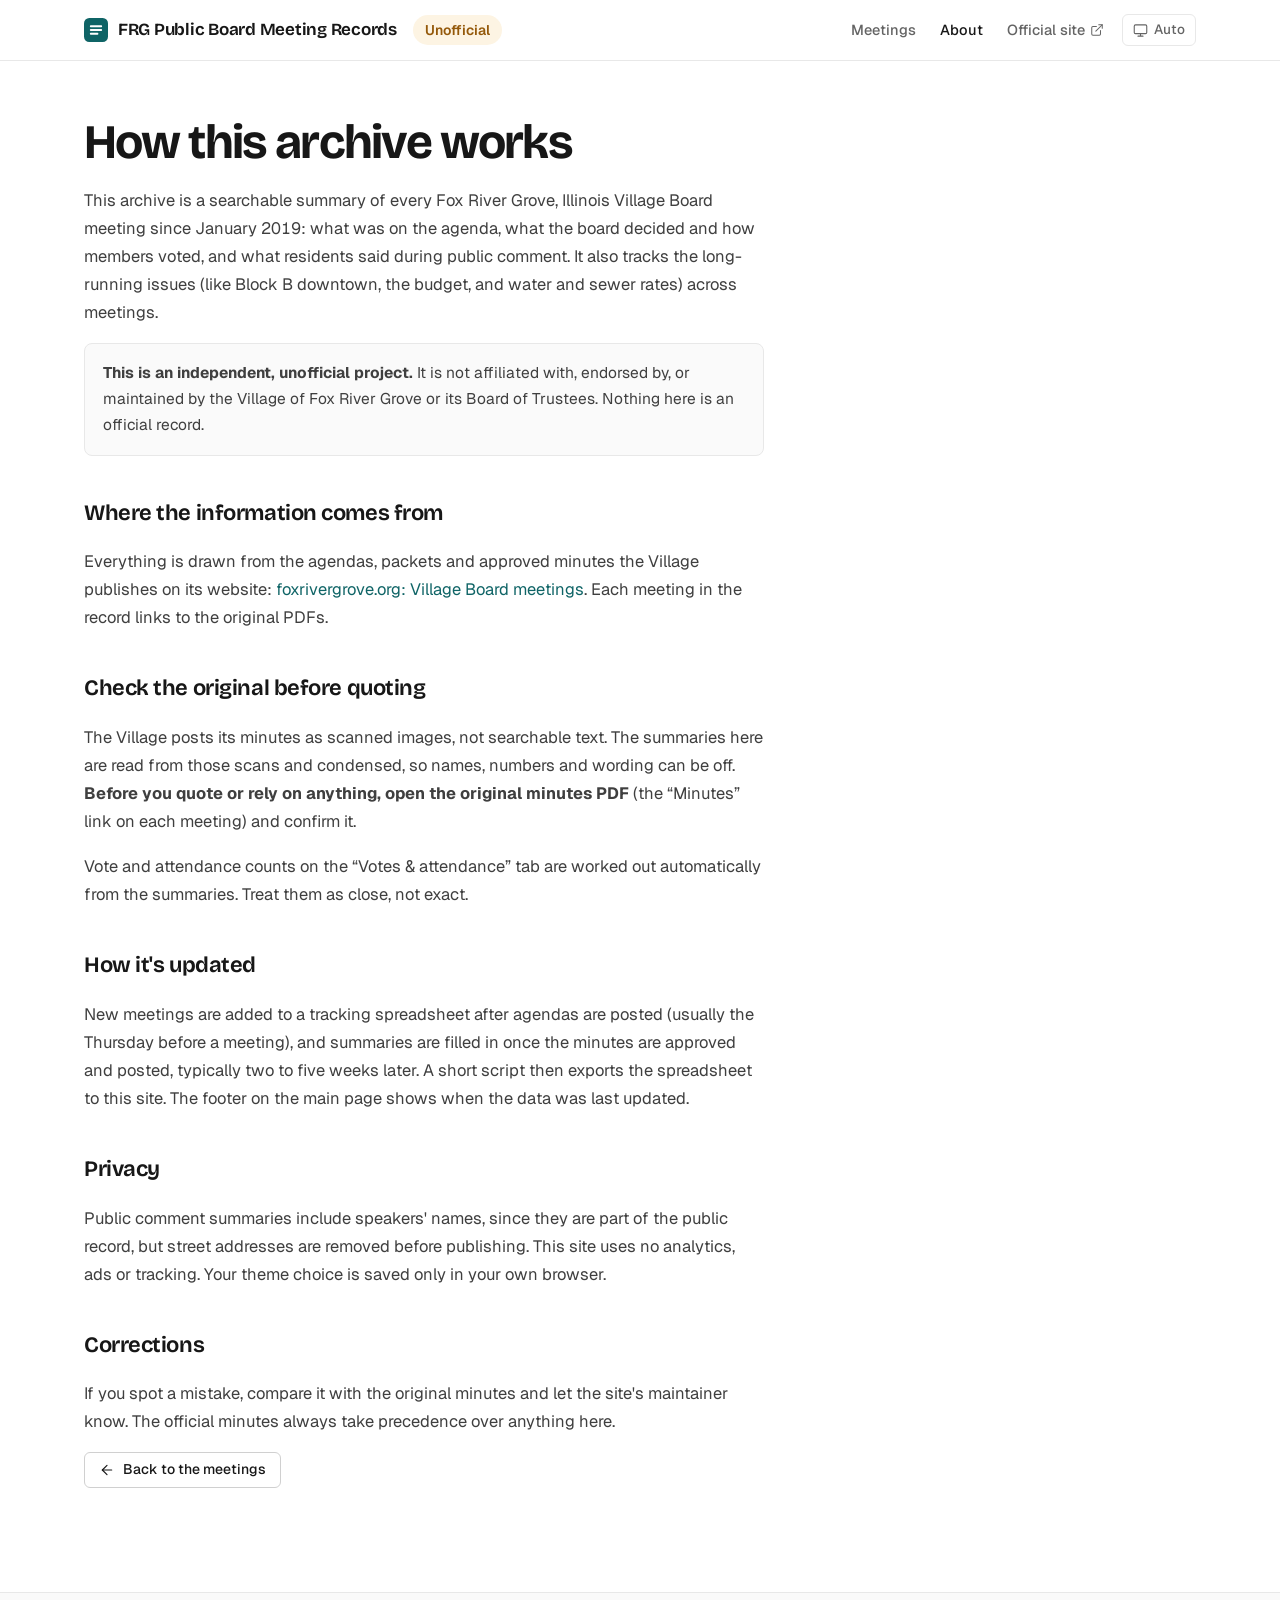
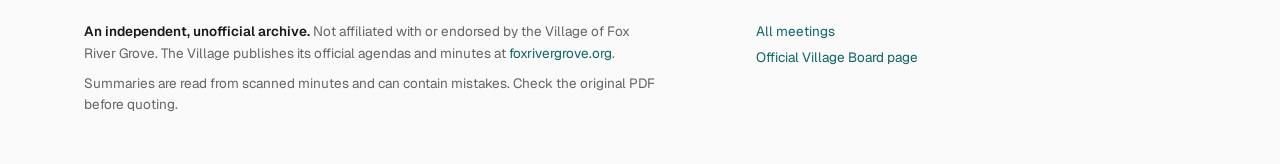
<file: about.html>
<!doctype html>
<html lang="en">
<head>
<meta charset="utf-8">
<meta name="viewport" content="width=device-width, initial-scale=1">
<title>About this archive | FRG Public Board Meeting Records (unofficial)</title>
<meta name="description" content="Where this unofficial Fox River Grove Village Board archive gets its information, how it is updated, and why to check the original minutes before quoting.">
<meta property="og:type" content="website">
<meta property="og:url" content="https://www.frgboardrecord.com/about.html">
<link rel="canonical" href="https://www.frgboardrecord.com/about.html">
<meta property="og:site_name" content="FRG Public Board Meeting Records (unofficial)">
<meta property="og:title" content="About this archive | FRG Public Board Meeting Records (unofficial)">
<meta property="og:description" content="Where this unofficial Fox River Grove Village Board archive gets its information, how it is updated, and why to check the original minutes before quoting.">
<meta name="twitter:card" content="summary">
<meta name="theme-color" content="#ffffff" media="(prefers-color-scheme: light)">
<meta name="theme-color" content="#131415" media="(prefers-color-scheme: dark)">
<link rel="icon" href="assets/favicon.svg" type="image/svg+xml">
<link rel="preconnect" href="https://fonts.googleapis.com">
<link rel="preconnect" href="https://fonts.gstatic.com" crossorigin>
<link rel="stylesheet" href="https://fonts.googleapis.com/css2?family=Bricolage+Grotesque:opsz,wght@12..96,600..700&family=Geist:wght@400;500;600&display=swap">
<link rel="stylesheet" href="assets/styles.css">
<script src="assets/theme.js"></script>
</head>
<body>
<svg width="0" height="0" style="position:absolute" aria-hidden="true" focusable="false">
  <!-- Icon paths from Lucide (lucide.dev), ISC license. -->
  <symbol id="i-search" viewBox="0 0 24 24"><circle cx="11" cy="11" r="8"/><path d="m21 21-4.34-4.34"/></symbol>
  <symbol id="i-file" viewBox="0 0 24 24"><path d="M15 2H6a2 2 0 0 0-2 2v16a2 2 0 0 0 2 2h12a2 2 0 0 0 2-2V7Z"/><path d="M14 2v4a2 2 0 0 0 2 2h4"/><path d="M10 9H8"/><path d="M16 13H8"/><path d="M16 17H8"/></symbol>
  <symbol id="i-external" viewBox="0 0 24 24"><path d="M15 3h6v6"/><path d="M10 14 21 3"/><path d="M18 13v6a2 2 0 0 1-2 2H5a2 2 0 0 1-2-2V8a2 2 0 0 1 2-2h6"/></symbol>
  <symbol id="i-x" viewBox="0 0 24 24"><path d="M18 6 6 18"/><path d="m6 6 12 12"/></symbol>
  <symbol id="i-chevron" viewBox="0 0 24 24"><path d="m9 18 6-6-6-6"/></symbol>
  <symbol id="i-sliders" viewBox="0 0 24 24"><path d="M21 4h-7M10 4H3M21 12h-9M8 12H3M21 20h-5M12 20H3M14 2v4M8 10v4M16 18v4"/></symbol>
  <symbol id="i-retry" viewBox="0 0 24 24"><path d="M3 12a9 9 0 1 0 9-9 9.75 9.75 0 0 0-6.74 2.74L3 8"/><path d="M3 3v5h5"/></symbol>
  <symbol id="i-back" viewBox="0 0 24 24"><path d="m12 19-7-7 7-7"/><path d="M19 12H5"/></symbol>
</svg>
<a class="skip" href="#main">Skip to content</a>
<header class="nav">
  <div class="nav-in">
    <a class="brand" href="./"><svg class="brand-mark" viewBox="0 0 32 32" aria-hidden="true"><rect width="32" height="32" rx="7" fill="#0f6466"/><path d="M9 11h14M9 16h14M9 21h9" stroke="#fff" stroke-width="2.4" stroke-linecap="round"/></svg><span class="brand-name">FRG Public Board Meeting Records</span></a>
    <span class="unofficial" title="Independent archive, not a Village of Fox River Grove website">Unofficial</span>
    <nav class="topnav" aria-label="Site">
      <a href="./">Meetings</a>
      <a href="about.html" aria-current="page">About</a>
      <a class="ext" href="https://www.foxrivergrove.org/government/public_meetings/village_board.php" rel="noopener" aria-label="Official Village site (opens foxrivergrove.org)"><span>Official site</span><svg class="icon" aria-hidden="true"><use href="#i-external"/></svg></a>
      <button class="themebtn" id="themebtn" type="button">Theme</button>
    </nav>
  </div>
</header>
<div class="wrap">
  <main id="main" class="prose" tabindex="-1">
    <h1>How this archive works</h1>
    <p>This archive is a searchable summary of every Fox River Grove, Illinois Village Board meeting since January 2019: what was on the agenda, what the board decided and how members voted, and what residents said during public comment. It also tracks the long-running issues (like Block B downtown, the budget, and water and sewer rates) across meetings.</p>

    <p class="callout"><strong>This is an independent, unofficial project.</strong> It is not affiliated with, endorsed by, or maintained by the Village of Fox River Grove or its Board of Trustees. Nothing here is an official record.</p>

    <h2>Where the information comes from</h2>
    <p>Everything is drawn from the agendas, packets and approved minutes the Village publishes on its website:
      <a href="https://www.foxrivergrove.org/government/public_meetings/village_board.php" rel="noopener">foxrivergrove.org: Village Board meetings</a>.
      Each meeting in the record links to the original PDFs.</p>

    <h2>Check the original before quoting</h2>
    <p>The Village posts its minutes as scanned images, not searchable text. The summaries here are read from those scans and condensed, so names, numbers and wording can be off. <strong>Before you quote or rely on anything, open the original minutes PDF</strong> (the &ldquo;Minutes&rdquo; link on each meeting) and confirm it.</p>
    <p>Vote and attendance counts on the &ldquo;Votes &amp; attendance&rdquo; tab are worked out automatically from the summaries. Treat them as close, not exact.</p>

    <h2>How it's updated</h2>
    <p>New meetings are added to a tracking spreadsheet after agendas are posted (usually the Thursday before a meeting), and summaries are filled in once the minutes are approved and posted, typically two to five weeks later. A short script then exports the spreadsheet to this site. The footer on the main page shows when the data was last updated.</p>

    <h2>Privacy</h2>
    <p>Public comment summaries include speakers' names, since they are part of the public record, but street addresses are removed before publishing. This site uses no analytics, ads or tracking. Your theme choice is saved only in your own browser.</p>

    <h2>Corrections</h2>
    <p>If you spot a mistake, compare it with the original minutes and let the site's maintainer know. The official minutes always take precedence over anything here.</p>

    <p><a class="btn btn-ghost" href="./"><svg class="icon" aria-hidden="true"><use href="#i-back"/></svg>Back to the meetings</a></p>
  </main>
</div>
<footer class="sitefoot">
  <div class="foot-in">
    <div>
      <p><strong>An independent, unofficial archive.</strong> Not affiliated with or endorsed by the Village of Fox River Grove. The Village publishes its official agendas and minutes at <a href="https://www.foxrivergrove.org/government/public_meetings/village_board.php" rel="noopener">foxrivergrove.org</a>.</p>
      <p>Summaries are read from scanned minutes and can contain mistakes. Check the original PDF before quoting.</p>
    </div>
    <div class="foot-meta"><a href="./">All meetings</a><a href="https://www.foxrivergrove.org/government/public_meetings/village_board.php" rel="noopener">Official Village Board page</a></div>
  </div>
</footer>
</body>
</html>
</file>
<file: assets/styles.css>
/* FRG Public Board Meeting Records.
   Restrained product look: white page, neutral grays, one primary (river teal) for links and selection,
   one accent (fox orange) reserved for split and "no" votes. Bricolage Grotesque for headings and figures,
   Geist for text and controls. Thin borders instead of shadows; motion only on hover/focus (150-200ms). */

:root{
  --bg:#ffffff; --bg-subtle:#fafafa; --surface:#ffffff; --hover:#f5f5f5;
  --border:#e8e8e8; --border-strong:#d0d0d0;
  --ink:#171717; --ink-2:#3f3f3f; --muted:#646464; --faint:#8f8f8f;
  --primary:#0f6466; --primary-hover:#0b4f51; --primary-soft:#e7f2f1; --on-primary:#ffffff;
  --accent:#c2410c; --accent-soft:#fdf0e8;
  --warn:#94590a; --warn-soft:#fdf4e3;
  --mark:#fdeeb0;
  /* topic map: darkest square mixes this much primary into the page (capped so its numbers stay readable) */
  --heat-lo:9%; --heat-range:46%;
  --f-display:"Bricolage Grotesque",ui-sans-serif,system-ui,sans-serif;
  --f-body:"Geist",ui-sans-serif,system-ui,-apple-system,"Segoe UI",sans-serif;
  --r:8px; --r-sm:6px;
  --ease:cubic-bezier(.2,0,0,1); --t:.16s;
}
@media (prefers-color-scheme:dark){:root:not([data-theme="light"]){
  --bg:#131415; --bg-subtle:#17181a; --surface:#1a1b1d; --hover:#222326;
  --border:#2a2b2f; --border-strong:#3b3d42;
  --ink:#ededed; --ink-2:#d0d0d0; --muted:#a3a3a3; --faint:#777;
  --primary:#5fc1ba; --primary-hover:#84d4ce; --primary-soft:#15302f; --on-primary:#0c1a19;
  --accent:#fb8c4b; --accent-soft:#352015;
  --warn:#f2b354; --warn-soft:#33270f; --mark:#4d3d0c;
  --heat-lo:9%; --heat-range:40%; color-scheme:dark}}
:root[data-theme="dark"]{
  --bg:#131415; --bg-subtle:#17181a; --surface:#1a1b1d; --hover:#222326;
  --border:#2a2b2f; --border-strong:#3b3d42;
  --ink:#ededed; --ink-2:#d0d0d0; --muted:#a3a3a3; --faint:#777;
  --primary:#5fc1ba; --primary-hover:#84d4ce; --primary-soft:#15302f; --on-primary:#0c1a19;
  --accent:#fb8c4b; --accent-soft:#352015;
  --warn:#f2b354; --warn-soft:#33270f; --mark:#4d3d0c;
  --heat-lo:9%; --heat-range:40%; color-scheme:dark}

/* --- base --- */
*,*::before,*::after{box-sizing:border-box}
html{-webkit-text-size-adjust:100%;scroll-padding-top:72px}
body{margin:0;background:var(--bg);color:var(--ink);font-family:var(--f-body);font-size:16px;line-height:1.6;-webkit-font-smoothing:antialiased;font-variant-numeric:tabular-nums}
a{color:var(--primary);text-decoration:none;transition:color var(--t) var(--ease)}
a:hover{color:var(--primary-hover);text-decoration:underline;text-underline-offset:3px}
button,input,select{font:inherit;color:inherit}
h1,h2,h3{font-family:var(--f-display);color:var(--ink);font-weight:650;letter-spacing:-.02em}
:focus-visible{outline:2px solid var(--primary);outline-offset:2px;border-radius:4px}
main:focus,main:focus-visible{outline:none}
mark{background:var(--mark);color:inherit;border-radius:3px;padding:0 2px}
code{font-size:.92em;background:var(--hover);padding:1px 5px;border-radius:4px}
.icon{width:16px;height:16px;flex:none;stroke:currentColor;fill:none;stroke-width:1.75;stroke-linecap:round;stroke-linejoin:round;vertical-align:-3px}
.sr-only{position:absolute!important;width:1px;height:1px;padding:0;margin:-1px;overflow:hidden;clip:rect(0,0,0,0);white-space:nowrap;border:0}
.skip{position:absolute;left:12px;top:-60px;z-index:50;background:var(--ink);color:var(--bg);padding:8px 14px;border-radius:var(--r-sm);font-weight:500}
.skip:focus{top:10px;color:var(--bg)}
.wrap{max-width:1160px;margin:0 auto;padding-left:24px;padding-right:24px}

/* --- top bar --- */
.nav{position:sticky;top:0;z-index:20;background:var(--bg);border-bottom:1px solid var(--border)}
.nav-in{max-width:1160px;margin:0 auto;padding:0 24px;height:60px;display:flex;align-items:center;gap:16px}
.brand{display:flex;align-items:center;gap:10px;color:var(--ink);font-family:var(--f-display);font-weight:650;font-size:17px;letter-spacing:-.015em;white-space:nowrap}
.brand:hover{color:var(--ink);text-decoration:none}
.brand-mark{width:24px;height:24px;flex:none}
.unofficial{font-size:14px;font-weight:600;color:var(--warn);background:var(--warn-soft);border-radius:999px;padding:4px 12px;white-space:nowrap}
.topnav{margin-left:auto;display:flex;align-items:center;gap:4px}
.topnav a{color:var(--muted);font-size:14.5px;font-weight:500;padding:6px 10px;border-radius:var(--r-sm);display:inline-flex;align-items:center;gap:5px;transition:color var(--t) var(--ease),background-color var(--t) var(--ease)}
.topnav a:hover{color:var(--ink);background:var(--hover);text-decoration:none}
.topnav a[aria-current="page"]{color:var(--ink)}
.topnav .icon{width:14px;height:14px}
.themebtn{display:inline-flex;align-items:center;gap:6px;height:32px;padding:0 10px;margin-left:4px;border:1px solid var(--border);border-radius:var(--r-sm);background:var(--surface);color:var(--muted);font-size:13.5px;font-weight:500;cursor:pointer;transition:color var(--t) var(--ease),border-color var(--t) var(--ease)}
.themebtn:hover{color:var(--ink);border-color:var(--border-strong)}
.themebtn svg{width:15px;height:15px;stroke:currentColor;fill:none;stroke-width:1.75;stroke-linecap:round;stroke-linejoin:round}

/* --- intro --- */
.intro{padding:56px 0 8px;max-width:820px}
.intro h1{font-size:clamp(34px,5.2vw,52px);line-height:1.04;letter-spacing:-.035em;margin:0;text-wrap:balance;font-weight:700}
.lede{font-size:18.5px;line-height:1.55;color:var(--muted);margin:18px 0 0;max-width:62ch;text-wrap:pretty}
.stats{display:flex;flex-wrap:wrap;margin:32px 0 0;border-top:1px solid var(--border);border-bottom:1px solid var(--border)}
.stat{display:flex;flex-direction:column;padding:16px 28px 14px 0;margin-right:28px;border-right:1px solid var(--border);min-width:0}
.stat:last-child{border-right:0;margin-right:0}
.stat b{font-family:var(--f-display);font-weight:600;font-size:28px;line-height:1.1;letter-spacing:-.03em}
.stat small{font-size:13.5px;color:var(--muted);margin-top:2px}

/* --- layout --- */
.layout{display:grid;grid-template-columns:248px minmax(0,1fr);gap:48px;margin-top:40px;align-items:start}
aside.rail{position:sticky;top:84px;max-height:calc(100vh - 100px);overflow:auto;display:flex;flex-direction:column;gap:26px;padding:2px 4px 24px 2px;scrollbar-width:thin}
.rail h3{font-family:var(--f-body);font-size:13px;font-weight:600;letter-spacing:0;color:var(--ink);margin:0 0 10px}
.search{position:relative}
.search input{width:100%;height:40px;padding:0 12px 0 36px;border:1px solid var(--border-strong);border-radius:var(--r-sm);background:var(--surface);font-size:15px;transition:border-color var(--t) var(--ease),box-shadow var(--t) var(--ease)}
.search input::placeholder{color:var(--muted);opacity:1}
.search input:hover{border-color:var(--faint)}
.search input:focus{outline:none;border-color:var(--primary);box-shadow:0 0 0 3px var(--primary-soft)}
.search .icon{position:absolute;left:12px;top:50%;transform:translateY(-50%);color:var(--faint)}
.chips{display:flex;flex-wrap:wrap;gap:6px}
.chip{display:inline-flex;align-items:center;gap:6px;height:30px;padding:0 10px;border:1px solid var(--border);border-radius:var(--r-sm);background:var(--surface);color:var(--ink-2);font-size:13.5px;font-weight:500;cursor:pointer;transition:border-color var(--t) var(--ease),background-color var(--t) var(--ease),color var(--t) var(--ease)}
.chip:hover{border-color:var(--border-strong);color:var(--ink)}
.chip[aria-pressed="true"]{background:var(--ink);border-color:var(--ink);color:var(--bg)}
.chip .n{color:var(--muted);font-size:12.5px;font-weight:400}
.chip[aria-pressed="true"] .n{color:inherit;opacity:.7}
.chip .icon{width:13px;height:13px}
.toggle{display:flex;align-items:center;gap:10px;font-size:14.5px;color:var(--ink-2);cursor:pointer;padding:3px 0}
.toggle input{appearance:none;-webkit-appearance:none;width:16px;height:16px;margin:0;flex:none;border:1px solid var(--border-strong);border-radius:4px;background:var(--surface);display:grid;place-items:center;cursor:pointer;transition:background-color var(--t) var(--ease),border-color var(--t) var(--ease)}
.toggle input:hover{border-color:var(--faint)}
.toggle input:checked{background:var(--primary);border-color:var(--primary)}
.toggle input:checked::after{content:"";width:8px;height:4px;border:2px solid var(--on-primary);border-top:0;border-right:0;transform:translateY(-1px) rotate(-45deg)}
.linkbtn{background:none;border:0;padding:0;color:var(--primary);cursor:pointer;font-size:14px;font-weight:500;transition:color var(--t) var(--ease)}
.linkbtn:hover{color:var(--primary-hover);text-decoration:underline;text-underline-offset:3px}
.railtoggle{display:none}

/* --- tabs + result bar --- */
.tabs{display:flex;gap:24px;border-bottom:1px solid var(--border);margin-bottom:20px;overflow-x:auto;overflow-y:hidden;scrollbar-width:none}
.tab{position:relative;background:none;border:0;padding:10px 0 12px;cursor:pointer;font-size:15px;font-weight:500;color:var(--muted);white-space:nowrap;transition:color var(--t) var(--ease)}
.tab::after{content:"";position:absolute;left:0;right:0;bottom:0;height:2px;background:var(--ink);transform:scaleX(0);transition:transform .2s var(--ease)}
.tab:hover{color:var(--ink)}
.tab[aria-selected="true"]{color:var(--ink)}
.tab[aria-selected="true"]::after{transform:scaleX(1)}
.resultbar{display:flex;flex-wrap:wrap;align-items:center;justify-content:space-between;gap:10px 16px;margin-bottom:8px;font-size:14px;color:var(--muted)}
.resultbar label{display:inline-flex;align-items:center;gap:8px}
.resultbar select{height:32px;border:1px solid var(--border);border-radius:var(--r-sm);background:var(--surface);padding:0 8px;font-size:13.5px;color:var(--ink);cursor:pointer}
.active-filters{display:flex;flex-wrap:wrap;gap:6px 8px;align-items:center}
.active-filters .chip{height:26px;padding:0 6px 0 9px;font-size:13px;background:var(--bg-subtle)}
.active-filters .chip:hover{border-color:var(--border-strong);background:var(--hover)}

/* --- status, empty, error --- */
.status{display:flex;align-items:center;gap:10px;padding:8px 0 0;color:var(--muted);font-size:15px}
.spinner{width:16px;height:16px;border:2px solid var(--border);border-top-color:var(--ink);border-radius:50%}
@media (prefers-reduced-motion:no-preference){.spinner{animation:spin .7s linear infinite}}
@keyframes spin{to{transform:rotate(360deg)}}
.skeleton{display:flex;flex-direction:column;gap:10px;margin-top:20px}
.skeleton div{height:132px;border:1px solid var(--border);border-radius:var(--r);background:var(--bg-subtle)}
.status.error{display:block;padding:20px 22px;border:1px solid var(--border);border-radius:var(--r);background:var(--surface);color:var(--ink);max-width:620px}
.status.error h2{font-size:20px;margin:0 0 6px}
.status.error p{margin:0 0 14px;color:var(--muted)}
.btn{display:inline-flex;align-items:center;gap:8px;height:36px;padding:0 14px;border:1px solid var(--ink);border-radius:var(--r-sm);background:var(--ink);color:var(--bg);font-size:14px;font-weight:500;cursor:pointer;transition:opacity var(--t) var(--ease)}
.btn:hover{opacity:.86;color:var(--bg);text-decoration:none}
.btn-ghost{background:var(--surface);color:var(--ink);border-color:var(--border-strong)}
.btn-ghost:hover{color:var(--ink);opacity:1;border-color:var(--faint)}
.empty{padding:40px 24px;text-align:center;color:var(--muted);border:1px dashed var(--border-strong);border-radius:var(--r);font-size:15px}
.empty .linkbtn{font-size:15px}

/* --- meetings --- */
.yearhead{font-family:var(--f-display);font-weight:650;font-size:22px;letter-spacing:-.02em;margin:36px 0 12px;display:flex;align-items:baseline;gap:10px}
.resultbar + .yearhead{margin-top:16px}
.yearhead small{font-family:var(--f-body);font-size:13.5px;font-weight:400;color:var(--muted);letter-spacing:0}
.list{display:flex;flex-direction:column;gap:10px}
.mtg{display:grid;grid-template-columns:64px minmax(0,1fr);gap:20px;padding:18px 20px;background:var(--surface);border:1px solid var(--border);border-radius:var(--r);transition:border-color var(--t) var(--ease)}
.mtg:hover{border-color:var(--border-strong)}
.datebox{text-align:left;line-height:1.1}
.datebox .m{font-size:13px;font-weight:500;color:var(--muted)}
.datebox .d{font-family:var(--f-display);font-weight:600;font-size:30px;letter-spacing:-.03em;line-height:1.05;color:var(--ink)}
.datebox .y{font-size:12.5px;color:var(--muted);margin-top:2px}
.mhead{display:flex;flex-wrap:wrap;gap:6px 8px;align-items:center;margin-bottom:10px}
.pill{display:inline-flex;align-items:center;height:22px;padding:0 8px;border-radius:999px;font-size:12.5px;font-weight:500;background:var(--hover);color:var(--ink-2)}
.pill.special{background:var(--primary-soft);color:var(--primary)}
.pill.split{background:var(--accent-soft);color:var(--accent)}
.pill.pending{background:var(--warn-soft);color:var(--warn)}
.pill.upcoming{background:transparent;border:1px solid var(--primary);color:var(--primary)}
.pill.cancel{background:transparent;border:1px dashed var(--border-strong);color:var(--muted)}
.dissent{font-size:13.5px;font-weight:500;color:var(--accent)}
.dissent.abs{color:var(--muted);font-weight:400}
.sec{margin-top:10px;min-width:0}
.sec h4{margin:0 0 2px;font-size:13px;font-weight:600;color:var(--muted)}
.sec p{margin:0;max-width:74ch;color:var(--ink-2);overflow-wrap:anywhere}
.sec .items{margin:4px 0 0;padding-left:18px;max-width:74ch;color:var(--ink-2);overflow-wrap:anywhere}
.sec .items li{margin:0 0 5px;padding-left:2px}
.sec .items li:last-child{margin-bottom:0}
.sec .items li::marker{color:var(--faint)}
.sec .items strong{font-weight:600;color:var(--ink)}
.sec .items ul{margin:4px 0 0;padding-left:18px;list-style:circle}
.sec .items ul li{margin-bottom:3px}
details.sec summary{display:inline-flex;align-items:center;gap:6px;cursor:pointer;font-size:13px;font-weight:600;color:var(--muted);list-style:none;border-radius:4px;transition:color var(--t) var(--ease)}
details.sec summary:hover{color:var(--ink)}
details.sec summary::-webkit-details-marker{display:none}
details.sec summary .icon{width:14px;height:14px;transition:transform .2s var(--ease)}
details.sec[open] summary .icon{transform:rotate(90deg)}
details.sec[open] summary{margin-bottom:2px}
.mfoot{display:flex;flex-wrap:wrap;justify-content:space-between;align-items:center;gap:10px 16px;margin-top:14px;padding-top:12px;border-top:1px solid var(--border)}
.tags{display:flex;flex-wrap:wrap;gap:4px 12px}
.tag{border:0;background:none;padding:0;color:var(--muted);font-size:13.5px;cursor:pointer;transition:color var(--t) var(--ease)}
.tag::before{content:"#";color:var(--muted);margin-right:1px}
.tag:hover{color:var(--primary)}
.docs{display:flex;flex-wrap:wrap;gap:4px 14px;font-size:13.5px}
.docs a{display:inline-flex;align-items:center;gap:5px;font-weight:500}
.docs .icon{width:14px;height:14px}
.mtg.cancelled{background:transparent;border-style:dashed;padding:12px 20px;align-items:center}
.mtg.cancelled .datebox .d{font-size:20px;color:var(--muted)}
.mtg.cancelled .mhead{margin:0}

/* --- storylines --- */
.note{font-size:14px;color:var(--muted);margin:14px 0 0;max-width:74ch}
.lede-note{font-size:15px;color:var(--muted);margin:0 0 20px;max-width:74ch}
.stories{display:grid;grid-template-columns:repeat(auto-fill,minmax(min(100%,400px),1fr));gap:12px}
.story{background:var(--surface);border:1px solid var(--border);border-radius:var(--r);padding:20px 22px;display:flex;flex-direction:column;gap:12px;min-width:0;transition:border-color var(--t) var(--ease)}
.story:hover{border-color:var(--border-strong)}
.story h3{font-size:20px;line-height:1.2;margin:0;text-wrap:balance}
.story .what{color:var(--muted);margin:0;font-size:14.5px}
.tl{display:flex;flex-direction:column;gap:10px;font-size:14.5px;color:var(--ink-2)}
.tl > div{display:grid;grid-template-columns:44px minmax(0,1fr);gap:10px}
.tl .yr{font-family:var(--f-display);font-weight:600;color:var(--ink);font-size:15px;line-height:1.55}
.tl ul{margin:0;padding-left:14px}
.tl li{margin:1px 0}
.tl li::marker{color:var(--faint)}
.open{background:var(--warn-soft);border-radius:var(--r-sm);padding:10px 12px;font-size:14px;color:var(--ink-2)}
.open b{display:block;font-size:12.5px;font-weight:600;color:var(--warn);margin-bottom:1px}
.story .more{align-self:flex-start;margin-top:auto}

/* --- topic map --- */
.heatwrap{overflow-x:auto;background:var(--surface);border:1px solid var(--border);border-radius:var(--r);padding:16px}
table.heat{border-collapse:separate;border-spacing:3px;font-size:12.5px}
table.heat th{font-weight:400;color:var(--muted);font-size:11.5px;white-space:nowrap;line-height:1.3}
table.heat th.row{text-align:right;padding-right:10px;font-size:13.5px;color:var(--ink-2);font-weight:500}
table.heat td{width:28px;height:26px;border-radius:4px;text-align:center;font-size:12px;background:var(--bg-subtle);color:transparent}
table.heat td.has{background:color-mix(in srgb,var(--primary) calc(var(--heat-lo) + var(--heat-range) * var(--h,0)),var(--bg));color:var(--ink);font-weight:500;cursor:pointer;transition:box-shadow var(--t) var(--ease)}
table.heat td.has:hover{box-shadow:inset 0 0 0 2px var(--ink)}
table.heat td:focus-visible{outline:2px solid var(--ink);outline-offset:1px}
.legend{display:flex;gap:6px;align-items:center;font-size:13px;color:var(--muted);margin-top:12px;flex-wrap:wrap}
.legend i{display:inline-block;width:18px;height:12px;border-radius:3px;background:color-mix(in srgb,var(--primary) calc(var(--heat-lo) + var(--heat-range) * var(--h,0)),var(--bg))}

/* --- votes --- */
.votegrid{display:grid;grid-template-columns:repeat(auto-fit,minmax(min(100%,320px),1fr));gap:12px}
.card{background:var(--surface);border:1px solid var(--border);border-radius:var(--r);padding:20px 22px;min-width:0}
.card h3{font-size:19px;margin:0 0 4px}
.card .sub{font-size:14px;color:var(--muted);margin:0 0 14px}
.bar{display:grid;grid-template-columns:96px minmax(0,1fr) 28px;gap:12px;align-items:center;width:100%;margin:0;padding:5px 6px;border:0;border-radius:var(--r-sm);background:none;text-align:left;font-size:14px;cursor:pointer;transition:background-color var(--t) var(--ease)}
.bar:hover{background:var(--hover)}
.bar.zero{cursor:default;color:var(--muted)}
.bar.zero:hover{background:none}
.bar .track{height:8px;background:var(--hover);border-radius:4px;overflow:hidden}
.bar .fill{height:100%;background:var(--accent);border-radius:4px}
.bar.abs .fill{background:var(--faint)}
.bar .num{text-align:right;font-weight:500}
.roster{display:flex;flex-direction:column;font-size:14.5px}
.roster div{display:grid;grid-template-columns:64px minmax(0,1fr);gap:10px;padding:7px 0;border-bottom:1px solid var(--border)}
.roster div:last-child{border-bottom:0}
.roster b{font-weight:500;color:var(--muted);font-size:13px;line-height:1.7}
.roster .note{margin:0;font-size:13px}

/* --- about --- */
.prose{max-width:680px;padding:56px 0 8px}
.prose h1{font-size:clamp(34px,5vw,48px);line-height:1.06;letter-spacing:-.035em;margin:0 0 18px;font-weight:700;text-wrap:balance}
.prose h2{font-size:22px;margin:40px 0 8px}
.prose p,.prose li{font-size:16.5px;color:var(--ink-2);line-height:1.7}
.prose .callout{border:1px solid var(--border);border-radius:var(--r);background:var(--bg-subtle);padding:16px 18px;font-size:15.5px}

/* --- 404 --- */
.nf{max-width:560px;padding:96px 0 40px}
.nf .code{font-family:var(--f-display);font-weight:600;font-size:14px;color:var(--muted);margin:0 0 10px}
.nf h1{font-size:clamp(34px,5vw,48px);line-height:1.06;letter-spacing:-.035em;margin:0 0 14px;font-weight:700}
.nf p{color:var(--muted);font-size:17px}
.nf .actions{display:flex;flex-wrap:wrap;gap:10px;margin-top:26px}

/* --- footer --- */
footer.sitefoot{margin-top:80px;border-top:1px solid var(--border);background:var(--bg-subtle)}
.foot-in{max-width:1160px;margin:0 auto;padding:28px 24px 40px;display:grid;grid-template-columns:minmax(0,1.4fr) minmax(0,1fr);gap:20px 56px;font-size:13.5px;color:var(--muted)}
.foot-in p{margin:0 0 8px;max-width:64ch}
.foot-in strong{color:var(--ink);font-weight:600}
.foot-meta{display:flex;flex-direction:column;gap:4px}

/* --- loading --- */
.is-loading #filters,.is-loading .railtoggle{visibility:hidden}
.is-loading *,.is-loading *::after{transition:none!important}

/* --- tablet and phone --- */
@media (max-width:900px){
  .layout{grid-template-columns:minmax(0,1fr);gap:24px;margin-top:28px}
  aside.rail{position:static;max-height:none;overflow:visible;padding:0;gap:16px}
  .railtoggle{display:inline-flex;align-self:flex-start;height:36px}
  aside.rail.collapsed .collapsible{display:none}
  .foot-in{grid-template-columns:minmax(0,1fr)}
}
@media (max-width:640px){
  .wrap,.nav-in,.foot-in{padding-left:16px;padding-right:16px}
  .nav-in{height:56px;gap:10px}
  .brand{gap:8px;white-space:normal}
  .brand-name{font-size:14px;line-height:1.15;max-width:9.5em}
  .unofficial{font-size:13px;padding:3px 10px}
  .topnav a[href="./"],.topnav a.ext{display:none}
  .themebtn span{display:none}
  .themebtn{padding:0 8px}
  .intro{padding-top:32px}
  .lede{font-size:17px}
  .stats{display:grid;grid-template-columns:1fr 1fr}
  .stat{padding:12px 0;margin:0;border-right:0}
  .stat:nth-child(odd){border-right:1px solid var(--border);padding-right:16px}
  .stat:nth-child(even){padding-left:16px}
  .stat:nth-child(-n+2){border-bottom:1px solid var(--border)}
  .stat b{font-size:24px}
  .mtg{grid-template-columns:minmax(0,1fr);gap:8px;padding:16px}
  .datebox{display:flex;gap:6px;align-items:baseline}
  .datebox .d{font-size:22px}
  .datebox .m{order:-1;font-size:14px;font-weight:600;color:var(--ink)}
  .datebox .y{font-size:13px}
  .tabs{gap:18px}
  .tab .long{display:none}
  .bar{grid-template-columns:80px minmax(0,1fr) 26px}
  .mtg.cancelled{padding:12px 16px}
}
@media (prefers-reduced-motion:reduce){*{transition:none!important}}
</file>
